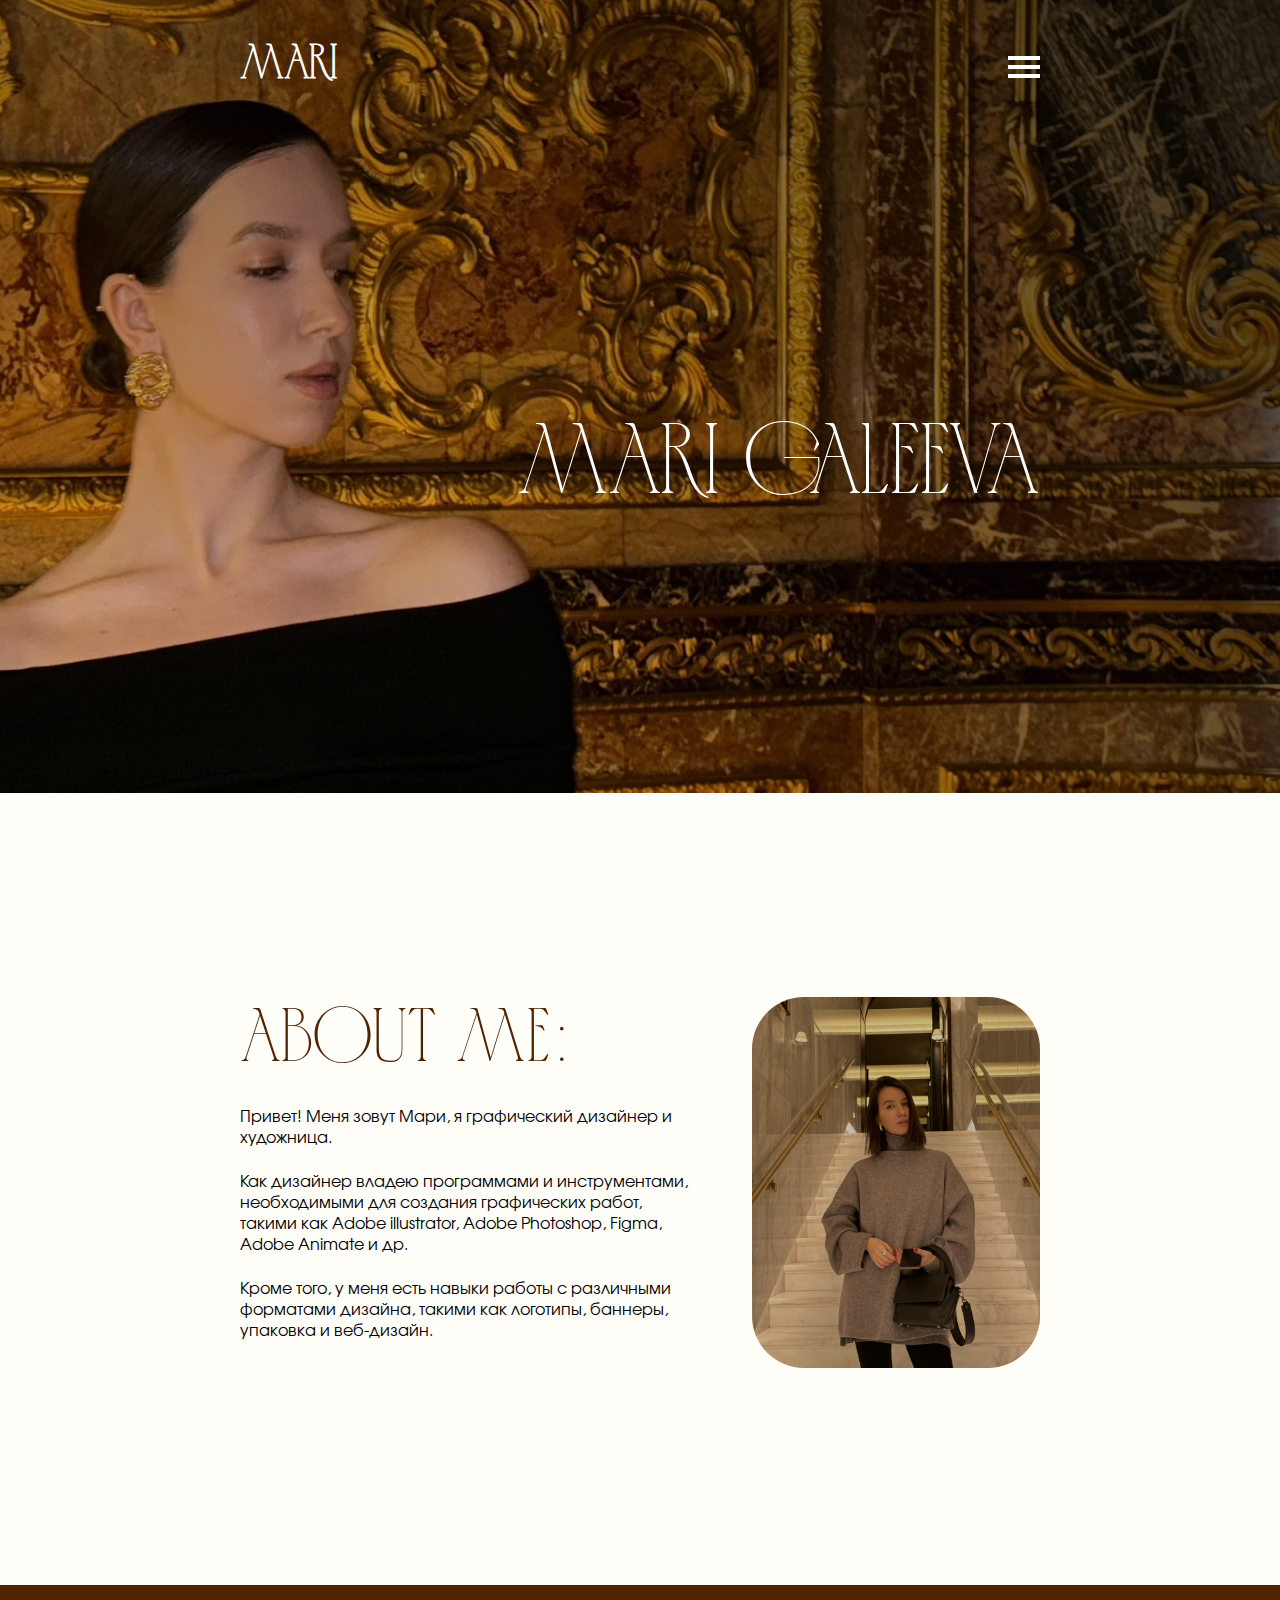
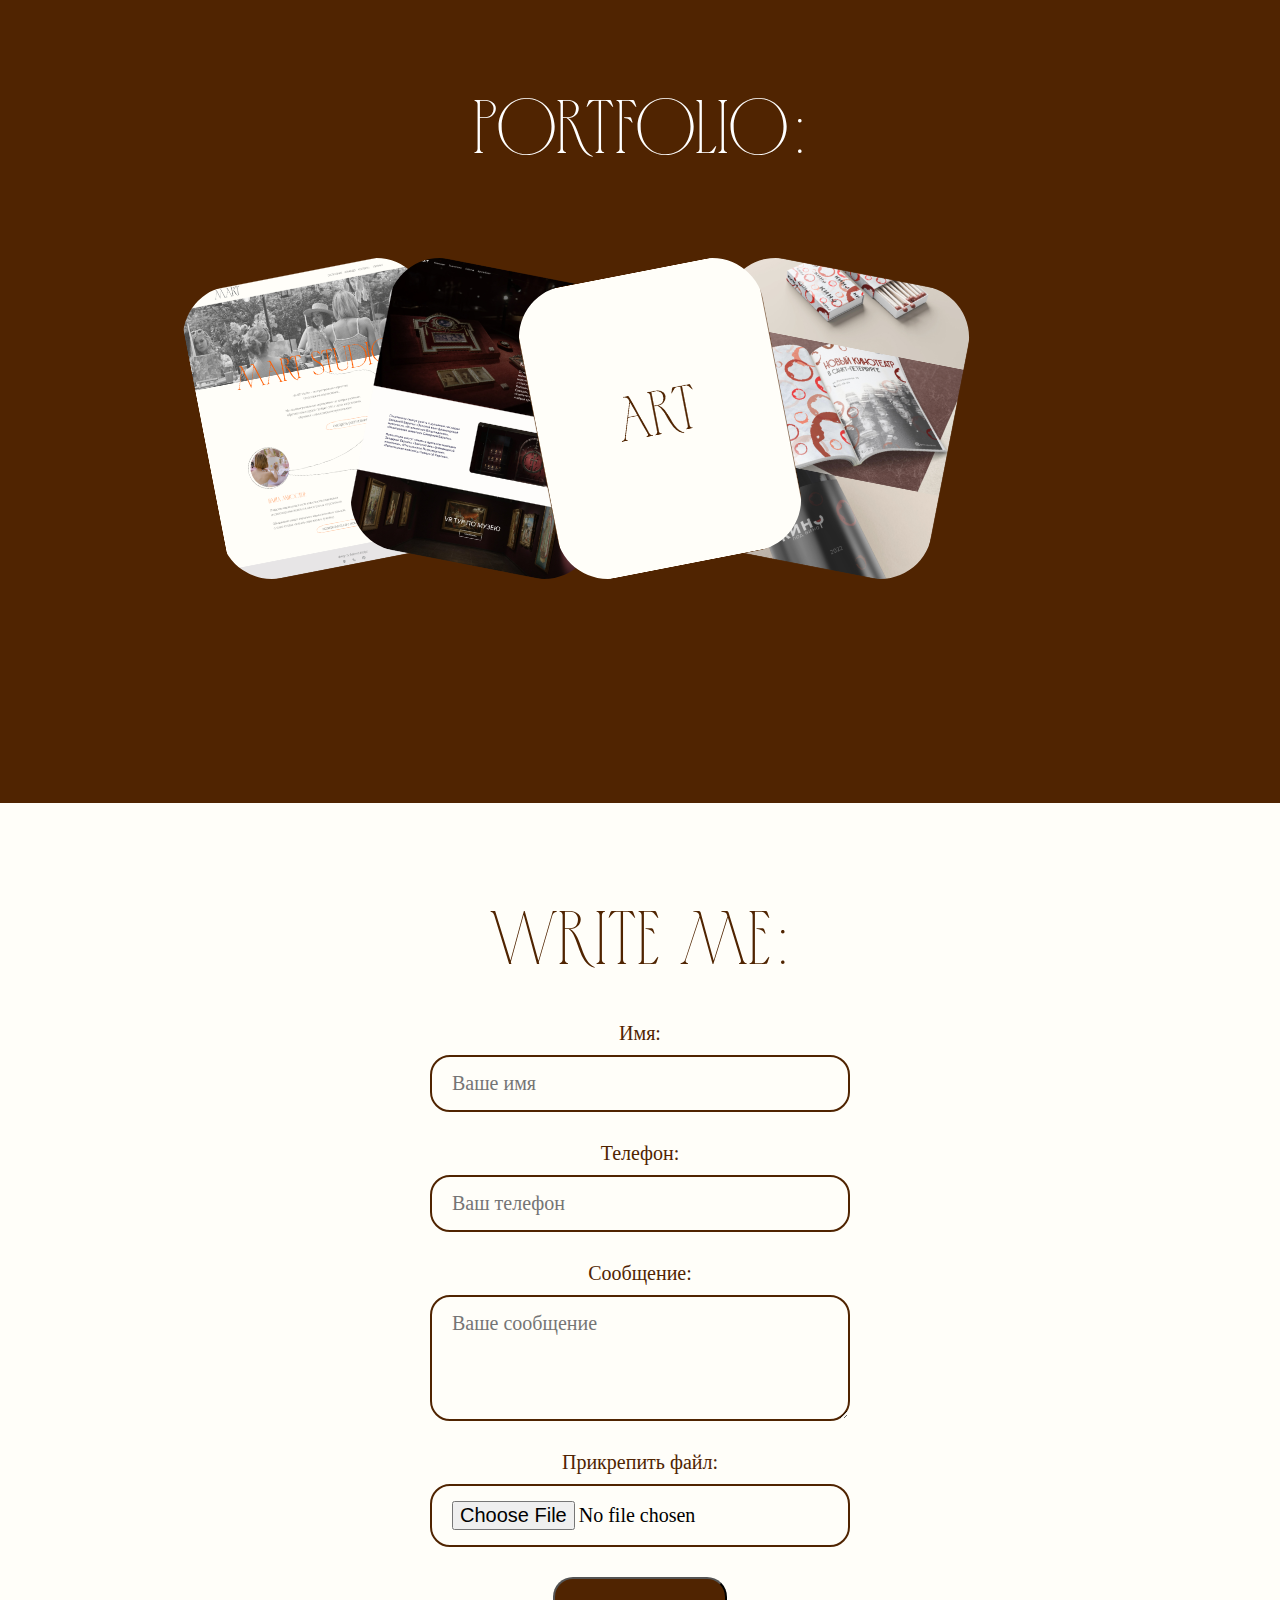
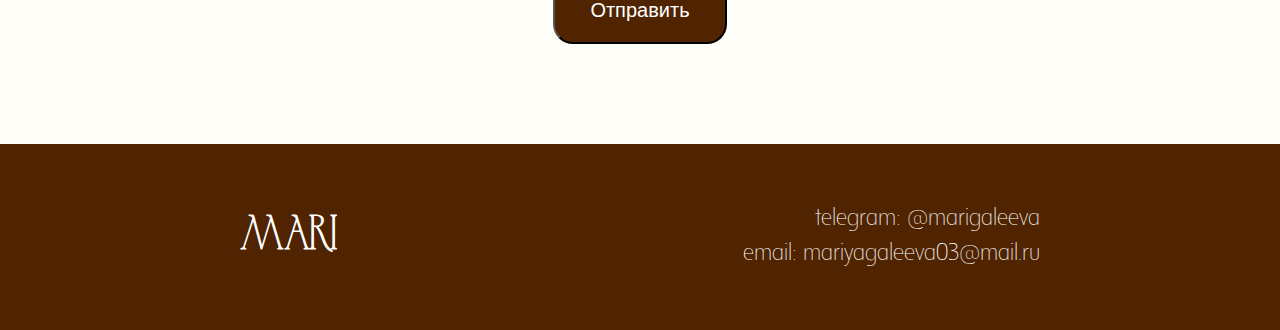
<file: index.html>
<!DOCTYPE html>
<html lang="en">

<head>
    <meta charset="UTF-8">
    <meta name="viewport" content="width=device-width, initial-scale=1.0">
    <title>Mari Galeeva</title>
    <link rel="stylesheet" href="css/style.css">
</head>

<body>
    <section class="main">
        <div class="container">
            <header>
                <a class="logo" href="index.html">MARI</a>
                <div class="menu-btn">
                    <span class="bar"></span>
                    <span class="bar"></span>
                    <span class="bar"></span>
                </div>
                <div class="menu">
                    <a href="work_1.html" class="menu_item">1 практическая работа</a>
                    <a href="work_2.html" class="menu_item">2 практическая работа</a>
                    <a href="work_3.html" class="menu_item">3 практическая работа</a>
                    <a href="work_4.html" class="menu_item">4 практическая работа</a>
                    <a href="work_5.html" class="menu_item">5 практическая работа</a>
                    <a href="#" class="menu_item">6 практическая работа</a>
                    <a href="#" class="menu_item">7 практическая работа</a>
                    <a href="#" class="menu_item">8 практическая работа</a>
                </div>
            </header>
            <h1 class="main_title">MARI GALEEVA</h1>
        </div>
    </section>

    <section class="about">
        <div class="container">
            <div class="about_wrap">
                <div class="about_text">
                    <h2 class="title">About me:</h2>
                    <p class="about_descr">
                        Привет! Меня зовут Мари, я графический дизайнер и художница.
                    </p>
                    <p class="about_descr">
                        Как дизайнер владею программами и инструментами, необходимыми для создания графических работ,
                        такими
                        как Adobe illustrator, Adobe Photoshop, Figma, Adobe Animate и др.
                    </p>
                    <p class="about_descr">
                        Кроме того, у меня есть навыки работы с различными форматами дизайна, такими как логотипы,
                        баннеры, упаковка и веб-дизайн.
                    </p>
                </div>
                <img src="image/about.png" alt="" class="about_img">
            </div>
        </div>
    </section>

    <section class="portfolio">
        <div class="container">
            <h2 class="title title_white">Portfolio:</h2>
            <div class="portfolio_wrapper">
                <img src="image/portfolio_1.png" alt="" class="portfolio_item portfolio_1">
                <img src="image/portfolio_2.png" alt="" class="portfolio_item portfolio_2">
                <img src="image/portfolio_3.png" alt="" class="portfolio_item portfolio_3">
                <img src="image/portfolio_4.png" alt="" class="portfolio_item portfolio_4">
            </div>
        </div>
    </section>

    <section class="callback">
        <div class="container">
            <h2 class="title">Write Me:</h2>
            <div class="info" id="information"></div>

            <form id="send-message-telegram" enctype="multipart/form-data">
                <div class="callback_line">
                    <label for="name">Имя:</label>
                    <input type="text" placeholder="Ваше имя" id="name" name="name" required />
                </div>

                <div class="callback_line">
                    <label for="phone">Телефон:</label>
                    <input type="tel" placeholder="Ваш телефон" id="phone" name="phone" required />
                </div>
                <div class="callback_line">
                    <label for="message">Сообщение:</label>
                    <textarea id="message" placeholder="Ваше сообщение" name="message" rows="4" required></textarea>
                </div>
                <div class="callback_line">
                    <label for="file">Прикрепить файл:</label>
                    <input type="file" id="file" name="file" />
                </div>
                <button class="button" type="submit">Отправить</button>
            </form>
        </div>
    </section>

    <footer>
        <div class="container">
            <div class="footer_wrapper">
                <div class="logo">MARI</div>
                <div class="contacts">
                    <a href="https://t.me/marigaleeva">telegram: @marigaleeva</a>
                    <a href="mailto:mariyagaleeva03@mail.ru">email: mariyagaleeva03@mail.ru</a>
                </div>
            </div>
        </div>
    </footer>

    <script src="script/script.js"></script>
</body>

</html>
</file>
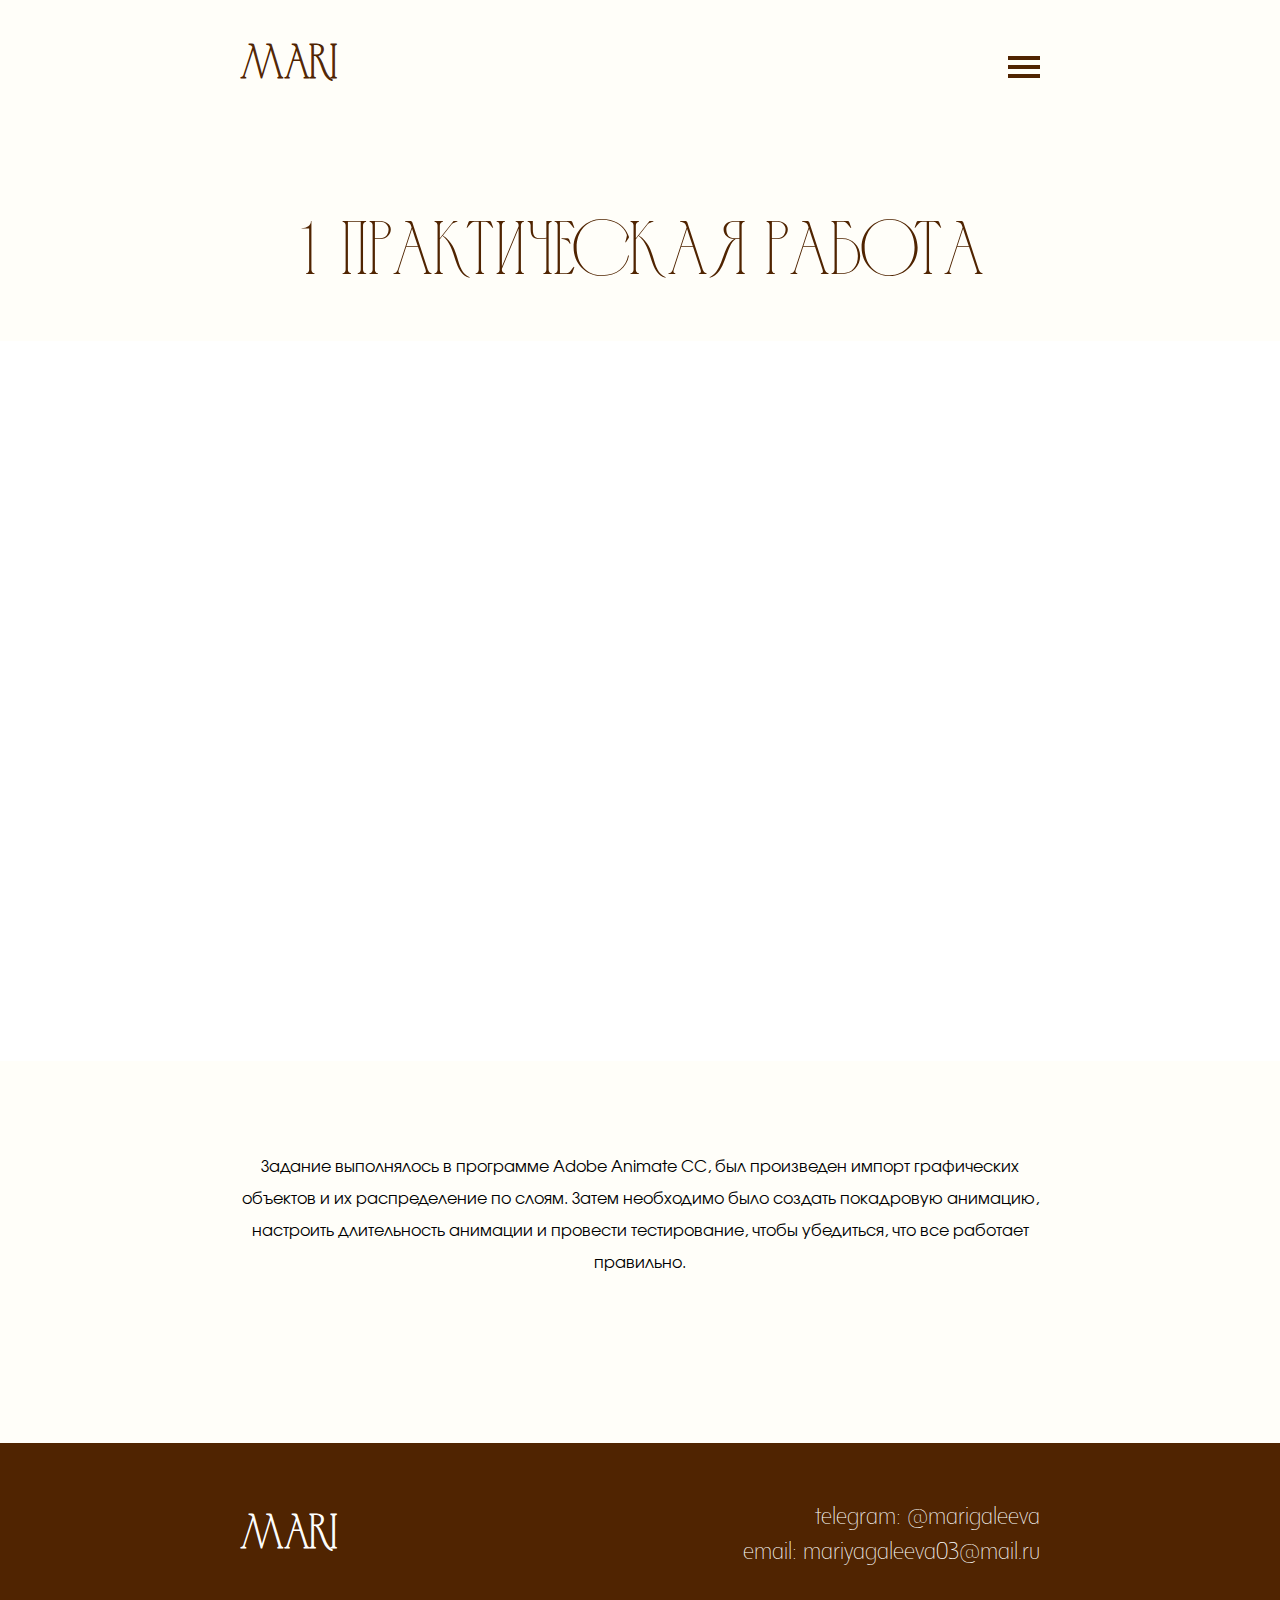
<file: work_1.html>
<!DOCTYPE html>
<html lang="en">
<head>
    <meta charset="UTF-8">
    <meta name="viewport" content="width=device-width, initial-scale=1.0">
    <!-- <meta name="authoring-tool" content="Adobe_Animate_CC"> -->
    <title>1 практическая работа</title>
    <link rel="stylesheet" href="css/style.css">
    <script src="https://code.createjs.com/1.0.0/createjs.min.js"></script>
    <script src="1 задание.js"></script>
    <script>
        var canvas, stage, exportRoot, anim_container, dom_overlay_container, fnStartAnimation;
        function init() {
            canvas = document.getElementById("canvas");
            anim_container = document.getElementById("animation_container");
            dom_overlay_container = document.getElementById("dom_overlay_container");
            var comp=AdobeAn.getComposition("D3B60A4319CA46459C2A2A0C60B975A2");
            var lib=comp.getLibrary();
            var loader = new createjs.LoadQueue(false);
            loader.addEventListener("fileload", function(evt){handleFileLoad(evt,comp)});
            loader.addEventListener("complete", function(evt){handleComplete(evt,comp)});
            var lib=comp.getLibrary();
            loader.loadManifest(lib.properties.manifest);
        }
        function handleFileLoad(evt, comp) {
            var images=comp.getImages();	
            if (evt && (evt.item.type == "image")) { images[evt.item.id] = evt.result; }	
        }
        function handleComplete(evt,comp) {
            //This function is always called, irrespective of the content. You can use the variable "stage" after it is created in token create_stage.
            var lib=comp.getLibrary();
            var ss=comp.getSpriteSheet();
            var queue = evt.target;
            var ssMetadata = lib.ssMetadata;
            for(i=0; i<ssMetadata.length; i++) {
                ss[ssMetadata[i].name] = new createjs.SpriteSheet( {"images": [queue.getResult(ssMetadata[i].name)], "frames": ssMetadata[i].frames} )
            }
            exportRoot = new lib._1задание();
            stage = new lib.Stage(canvas);	
            //Registers the "tick" event listener.
            fnStartAnimation = function() {
                stage.addChild(exportRoot);
                createjs.Ticker.framerate = lib.properties.fps;
                createjs.Ticker.addEventListener("tick", stage);
            }	    
            //Code to support hidpi screens and responsive scaling.
            AdobeAn.makeResponsive(true,'both',false,1,[canvas,anim_container,dom_overlay_container]);	
            AdobeAn.compositionLoaded(lib.properties.id);
            fnStartAnimation();
        }
        </script>
</head>
<body onload="init();">
    <header>
        <div class="container">
            <a class="logo brown_logo" href="index.html">MARI</a>
            <div class="menu-btn">
                <span class="bar bar_brown"></span>
                <span class="bar bar_brown"></span>
                <span class="bar bar_brown"></span>
            </div>
            <div class="menu">
                <a href="work_1.html" class="menu_item">1 практическая работа</a>
                <a href="work_2.html" class="menu_item">2 практическая работа</a>
                <a href="work_3.html" class="menu_item">3 практическая работа</a>
                <a href="work_4.html" class="menu_item">4 практическая работа</a>
                <a href="work_5.html" class="menu_item">5 практическая работа</a>
                <a href="#" class="menu_item">6 практическая работа</a>
                <a href="#" class="menu_item">7 практическая работа</a>
                <a href="#" class="menu_item">8 практическая работа</a>
            </div>          
        </div>
    </header>

    <section class="work_content">
        <div class="container">
            <h1 class="work_title">1 ПРАКТИЧЕСКАЯ РАБОТА</h1>
            </div>
            <div id="animation_container" style="background-color:rgba(255, 255, 255, 1.00); width:1280px; height:720px">
                <canvas id="canvas" width="1280" height="720" style="position: absolute; display: block; background-color:rgba(255, 255, 255, 1.00);"></canvas>
                <div id="dom_overlay_container" style="pointer-events:none; overflow:hidden; width:1280px; height:720px; position: absolute; left: 0px; top: 0px; display: block;">
                </div>
            </div>
            <div class="container">
            <p class="work_descr">
                Задание выполнялось в программе Adobe Animate CC, был произведен импорт графических объектов и их распределение по слоям. 
            Затем необходимо было создать покадровую анимацию, 
            настроить длительность анимации и провести тестирование, 
            чтобы убедиться,  что все работает правильно.
            </p>
        </div>
    </section>

    <footer class="work_footer">
        <div class="container">
            <div class="footer_wrapper">
                <div class="logo">MARI</div>
                <div class="contacts">
                    <a href="https://t.me/marigaleeva" class="white">telegram: @marigaleeva</a>
                    <a href="mailto:mariyagaleeva03@mail.ru" class="white">email: mariyagaleeva03@mail.ru</a>
                </div>                
            </div>
        </div>
    </footer>

    <script src="script/script.js"></script>
</body>
</html>
</file>
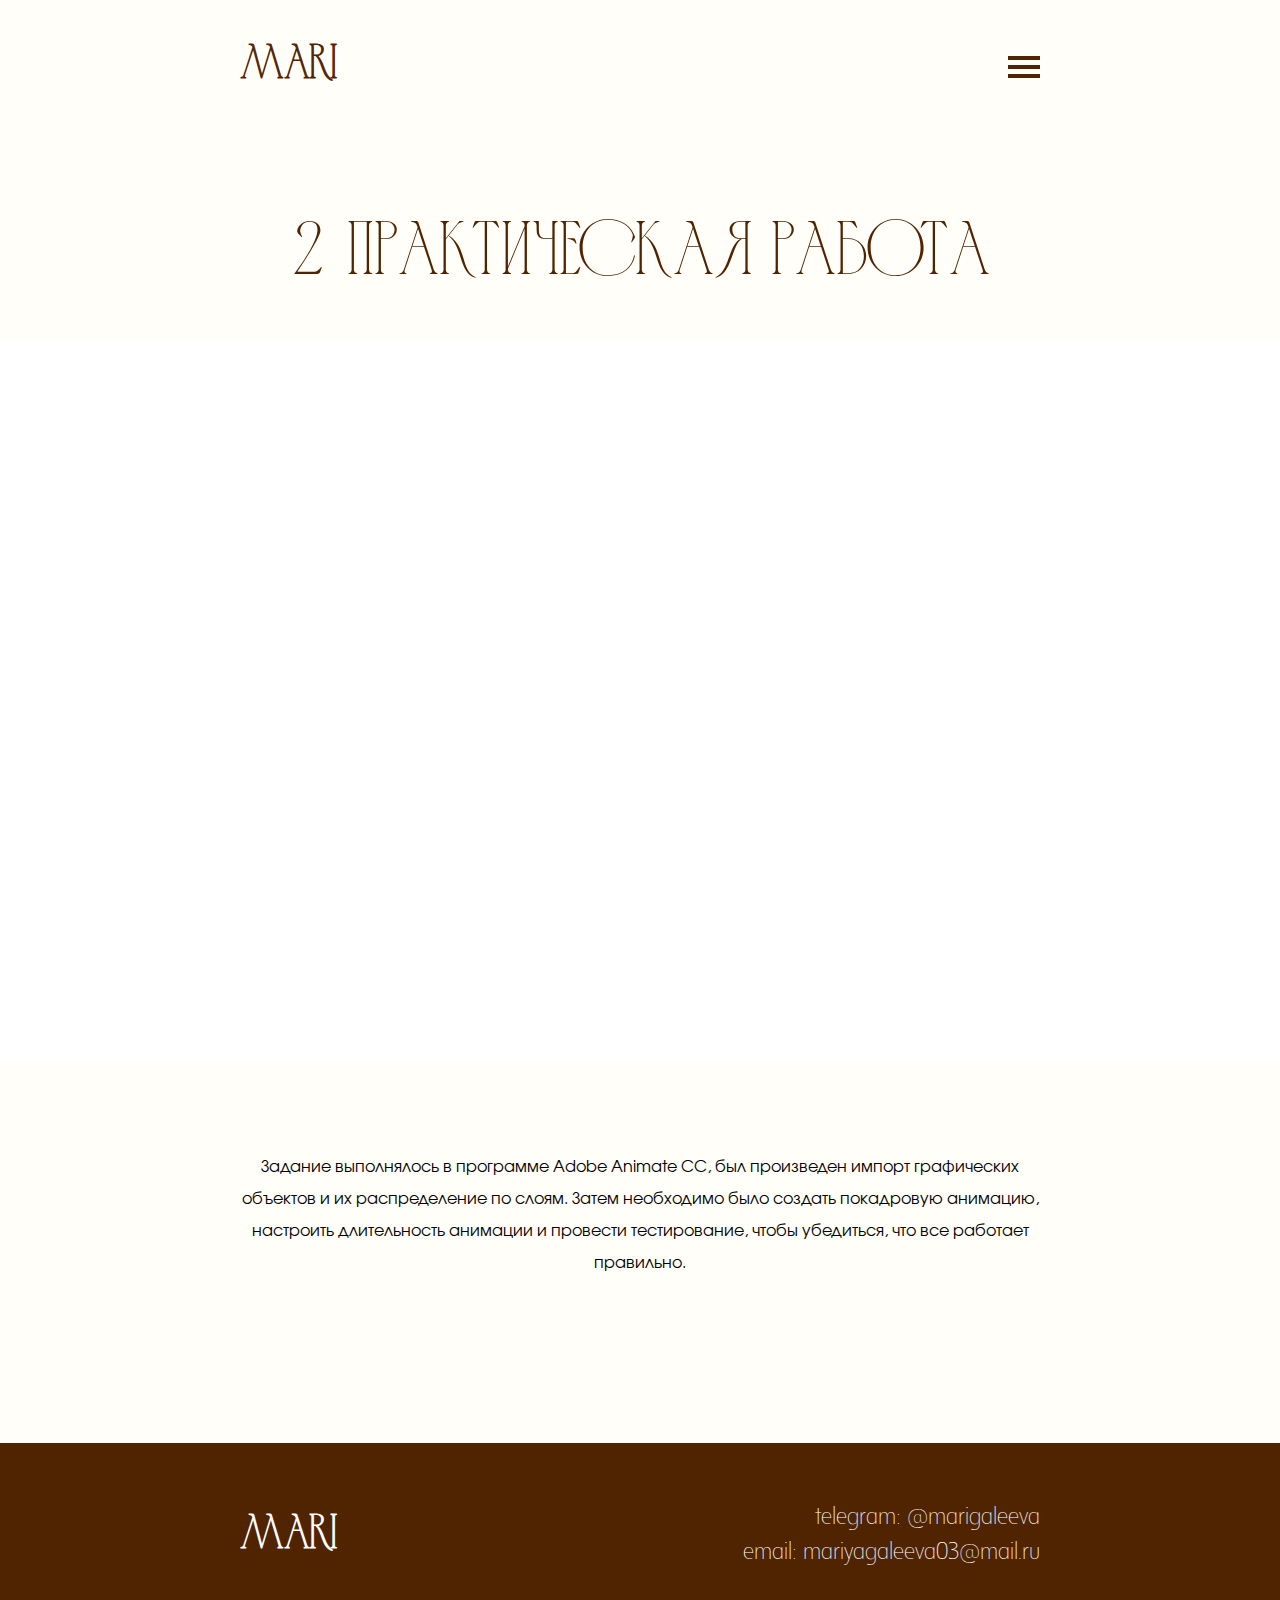
<file: work_2.html>
<!DOCTYPE html>
<html lang="en">
<head>
    <meta charset="UTF-8">
    <!-- <meta name="viewport" content="width=device-width, initial-scale=1.0"> -->
    <meta name="authoring-tool" content="Adobe_Animate_CC">
    <title>2 практическая работа</title>
    <link rel="stylesheet" href="css/style.css">
    <script src="https://code.createjs.com/1.0.0/createjs.min.js"></script>
<script src="2 задание.js"></script>
<script>
var canvas, stage, exportRoot, anim_container, dom_overlay_container, fnStartAnimation;
function init() {
	canvas = document.getElementById("canvas");
	anim_container = document.getElementById("animation_container");
	dom_overlay_container = document.getElementById("dom_overlay_container");
	var comp=AdobeAn.getComposition("EE3B544C2450644FAAA4CBE614EB4AB0");
	var lib=comp.getLibrary();
	createjs.MotionGuidePlugin.install();
	var loader = new createjs.LoadQueue(false);
	loader.addEventListener("fileload", function(evt){handleFileLoad(evt,comp)});
	loader.addEventListener("complete", function(evt){handleComplete(evt,comp)});
	var lib=comp.getLibrary();
	loader.loadManifest(lib.properties.manifest);
}
function handleFileLoad(evt, comp) {
	var images=comp.getImages();	
	if (evt && (evt.item.type == "image")) { images[evt.item.id] = evt.result; }	
}
function handleComplete(evt,comp) {
	//This function is always called, irrespective of the content. You can use the variable "stage" after it is created in token create_stage.
	var lib=comp.getLibrary();
	var ss=comp.getSpriteSheet();
	var queue = evt.target;
	var ssMetadata = lib.ssMetadata;
	for(i=0; i<ssMetadata.length; i++) {
		ss[ssMetadata[i].name] = new createjs.SpriteSheet( {"images": [queue.getResult(ssMetadata[i].name)], "frames": ssMetadata[i].frames} )
	}
	exportRoot = new lib._2задание();
	stage = new lib.Stage(canvas);	
	//Registers the "tick" event listener.
	fnStartAnimation = function() {
		stage.addChild(exportRoot);
		createjs.Ticker.framerate = lib.properties.fps;
		createjs.Ticker.addEventListener("tick", stage);
	}	    
	//Code to support hidpi screens and responsive scaling.
	AdobeAn.makeResponsive(false,'both',false,1,[canvas,anim_container,dom_overlay_container]);	
	AdobeAn.compositionLoaded(lib.properties.id);
	fnStartAnimation();
}
</script>
</head>
<body onload="init();">
    <header>
        <div class="container">
            <a class="logo brown_logo" href="index.html">MARI</a>
            <div class="menu-btn">
                <span class="bar bar_brown"></span>
                <span class="bar bar_brown"></span>
                <span class="bar bar_brown"></span>
            </div>
            <div class="menu">
                <a href="work_1.html" class="menu_item">1 практическая работа</a>
                <a href="work_2.html" class="menu_item">2 практическая работа</a>
                <a href="work_3.html" class="menu_item">3 практическая работа</a>
                <a href="work_4.html" class="menu_item">4 практическая работа</a>
                <a href="work_5.html" class="menu_item">5 практическая работа</a>
                <a href="#" class="menu_item">6 практическая работа</a>
                <a href="#" class="menu_item">7 практическая работа</a>
                <a href="#" class="menu_item">8 практическая работа</a>
            </div>          
        </div>
    </header>

    <section class="work_content">
        <div class="container">
            <h1 class="work_title">2 ПРАКТИЧЕСКАЯ РАБОТА</h1>
            </div>
            <div id="animation_container" style="background-color:rgba(255, 255, 255, 1.00); width:1280px; height:720px">
                <canvas id="canvas" width="1280" height="720" style="position: absolute; display: block; background-color:rgba(255, 255, 255, 1.00);"></canvas>
                <div id="dom_overlay_container" style="pointer-events:none; overflow:hidden; width:1280px; height:720px; position: absolute; left: 0px; top: 0px; display: block;">
                </div>
            </div>
            <div class="container">
            <p class="work_descr">
                Задание выполнялось в программе Adobe Animate CC, был произведен импорт графических объектов и их распределение по слоям. 
            Затем необходимо было создать покадровую анимацию, 
            настроить длительность анимации и провести тестирование, 
            чтобы убедиться,  что все работает правильно.
            </p>
        </div>
    </section>

    <footer class="work_footer">
        <div class="container">
            <div class="footer_wrapper">
                <div class="logo">MARI</div>
                <div class="contacts">
                    <a href="https://t.me/marigaleeva" class="white">telegram: @marigaleeva</a>
                    <a href="mailto:mariyagaleeva03@mail.ru" class="white">email: mariyagaleeva03@mail.ru</a>
                </div>                
            </div>
        </div>
    </footer>

    <script src="script/script.js"></script>
</body>
</html>
</file>
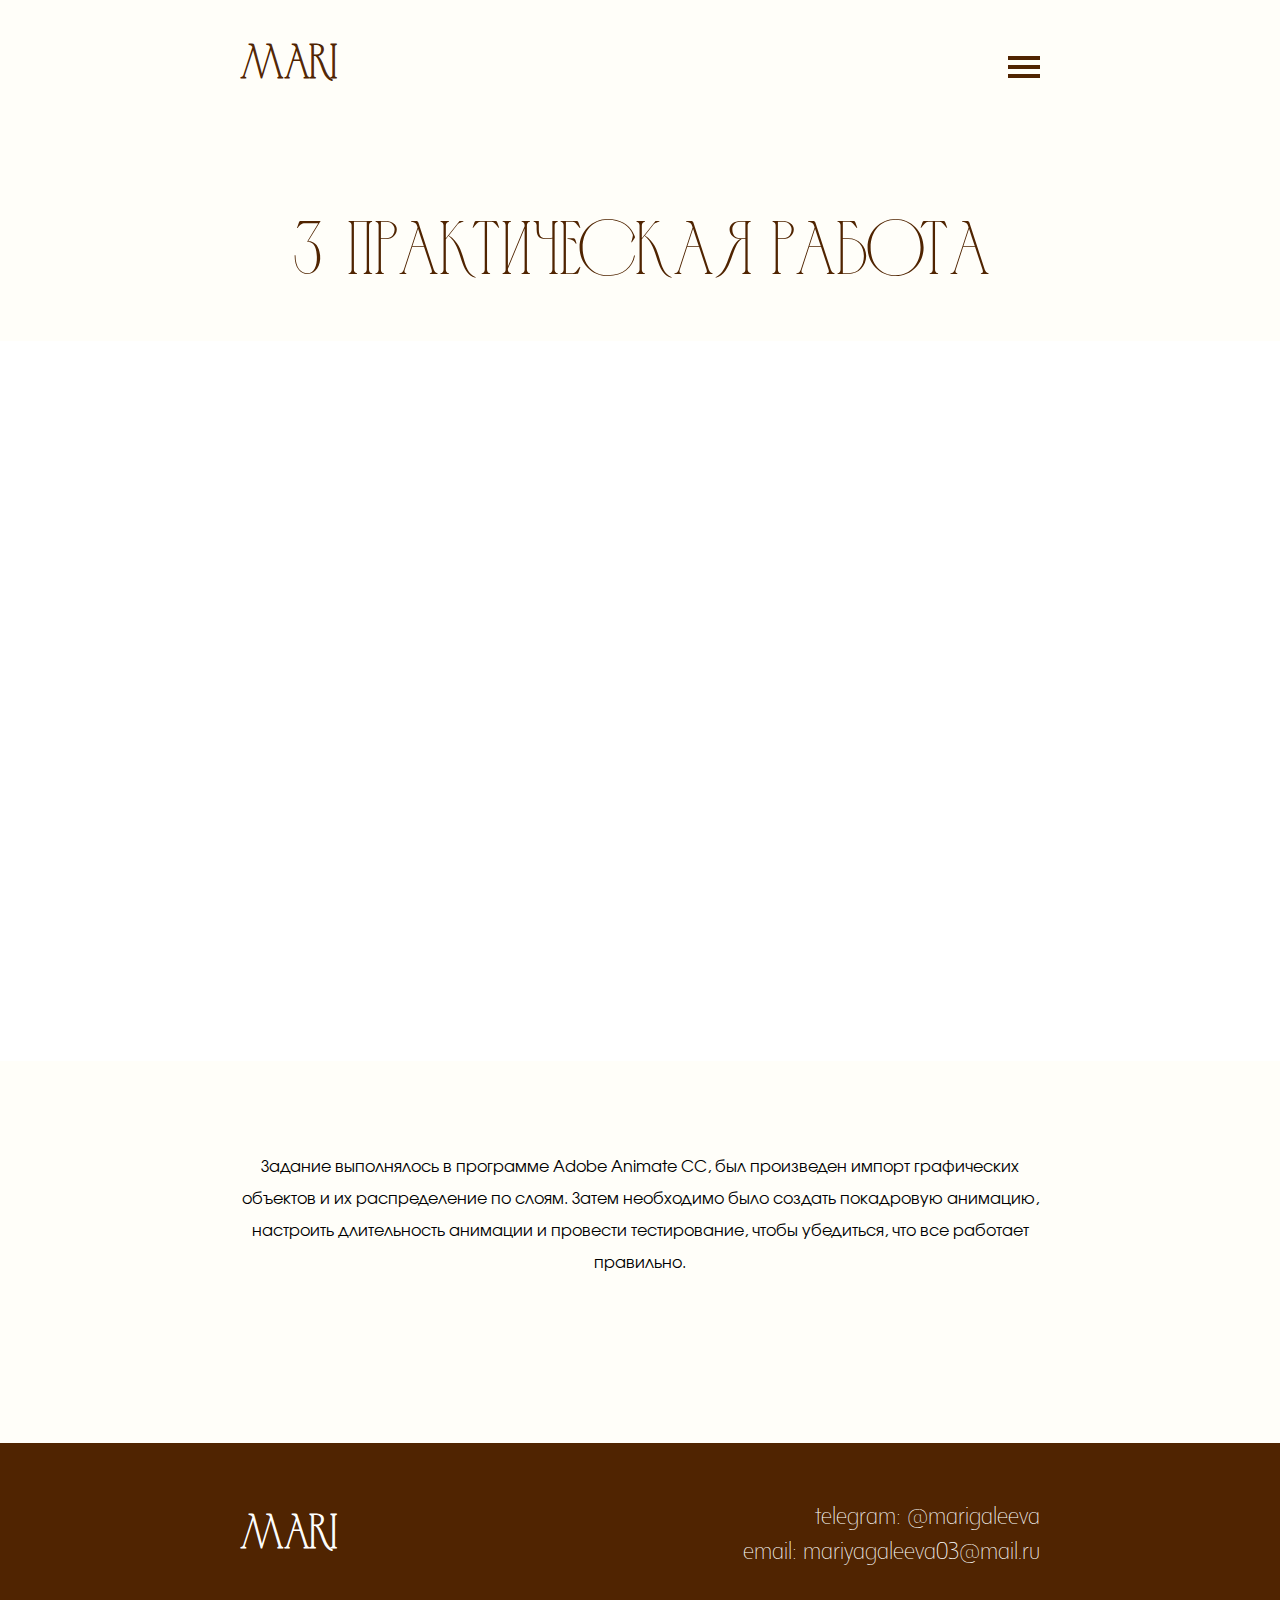
<file: work_3.html>
<!DOCTYPE html>
<html lang="en">
<head>
    <meta charset="UTF-8">
    <!-- <meta name="viewport" content="width=device-width, initial-scale=1.0"> -->
    <meta name="authoring-tool" content="Adobe_Animate_CC">
    <title>3 практическая работа</title>
    <link rel="stylesheet" href="css/style.css">
    <script src="https://code.createjs.com/1.0.0/createjs.min.js"></script>
<script src="3 задание.js"></script>
<script>
var canvas, stage, exportRoot, anim_container, dom_overlay_container, fnStartAnimation;
function init() {
	canvas = document.getElementById("canvas");
	anim_container = document.getElementById("animation_container");
	dom_overlay_container = document.getElementById("dom_overlay_container");
	var comp=AdobeAn.getComposition("6860C3E1F6C236428837EB53E5F954B2");
	var lib=comp.getLibrary();
	var loader = new createjs.LoadQueue(false);
	loader.addEventListener("fileload", function(evt){handleFileLoad(evt,comp)});
	loader.addEventListener("complete", function(evt){handleComplete(evt,comp)});
	var lib=comp.getLibrary();
	loader.loadManifest(lib.properties.manifest);
}
function handleFileLoad(evt, comp) {
	var images=comp.getImages();	
	if (evt && (evt.item.type == "image")) { images[evt.item.id] = evt.result; }	
}
function handleComplete(evt,comp) {
	//This function is always called, irrespective of the content. You can use the variable "stage" after it is created in token create_stage.
	var lib=comp.getLibrary();
	var ss=comp.getSpriteSheet();
	var queue = evt.target;
	var ssMetadata = lib.ssMetadata;
	for(i=0; i<ssMetadata.length; i++) {
		ss[ssMetadata[i].name] = new createjs.SpriteSheet( {"images": [queue.getResult(ssMetadata[i].name)], "frames": ssMetadata[i].frames} )
	}
	exportRoot = new lib._3задание();
	stage = new lib.Stage(canvas);	
	//Registers the "tick" event listener.
	fnStartAnimation = function() {
		stage.addChild(exportRoot);
		createjs.Ticker.framerate = lib.properties.fps;
		createjs.Ticker.addEventListener("tick", stage);
	}	    
	//Code to support hidpi screens and responsive scaling.
	AdobeAn.makeResponsive(true,'both',false,1,[canvas,anim_container,dom_overlay_container]);	
	AdobeAn.compositionLoaded(lib.properties.id);
	fnStartAnimation();
}
</script>
</head>
<body onload="init();">
    <header>
        <div class="container">
            <a class="logo brown_logo" href="index.html">MARI</a>
            <div class="menu-btn">
                <span class="bar bar_brown"></span>
                <span class="bar bar_brown"></span>
                <span class="bar bar_brown"></span>
            </div>
            <div class="menu">
                <a href="work_1.html" class="menu_item">1 практическая работа</a>
                <a href="work_2.html" class="menu_item">2 практическая работа</a>
                <a href="work_3.html" class="menu_item">3 практическая работа</a>
                <a href="work_4.html" class="menu_item">4 практическая работа</a>
                <a href="work_5.html" class="menu_item">5 практическая работа</a>
                <a href="#" class="menu_item">6 практическая работа</a>
                <a href="#" class="menu_item">7 практическая работа</a>
                <a href="#" class="menu_item">8 практическая работа</a>
            </div>          
        </div>
    </header>

    <section class="work_content">
        <div class="container">
            <h1 class="work_title">3 ПРАКТИЧЕСКАЯ РАБОТА</h1>
        </div>
        <div id="animation_container" style="background-color:rgba(255, 255, 255, 1.00); width:1280px; height:720px">
            <canvas id="canvas" width="1280" height="720" style="position: absolute; display: block; background-color:rgba(255, 255, 255, 1.00);"></canvas>
            <div id="dom_overlay_container" style="pointer-events:none; overflow:hidden; width:1280px; height:720px; position: absolute; left: 0px; top: 0px; display: block;">
            </div>
        </div>
        <div class="container">
            <p class="work_descr">
                Задание выполнялось в программе Adobe Animate CC, был произведен импорт графических объектов и их распределение по слоям. 
                Затем необходимо было создать покадровую анимацию, 
                настроить длительность анимации и провести тестирование, 
                чтобы убедиться,  что все работает правильно.
            </p>
        </div>
    </section>

    <footer class="work_footer">
        <div class="container">
            <div class="footer_wrapper">
                <div class="logo">MARI</div>
                <div class="contacts">
                    <a href="https://t.me/marigaleeva" class="white">telegram: @marigaleeva</a>
                    <a href="mailto:mariyagaleeva03@mail.ru" class="white">email: mariyagaleeva03@mail.ru</a>
                </div>                
            </div>
        </div>
    </footer>

    <script src="script/script.js"></script>
</body>
</html>
</file>
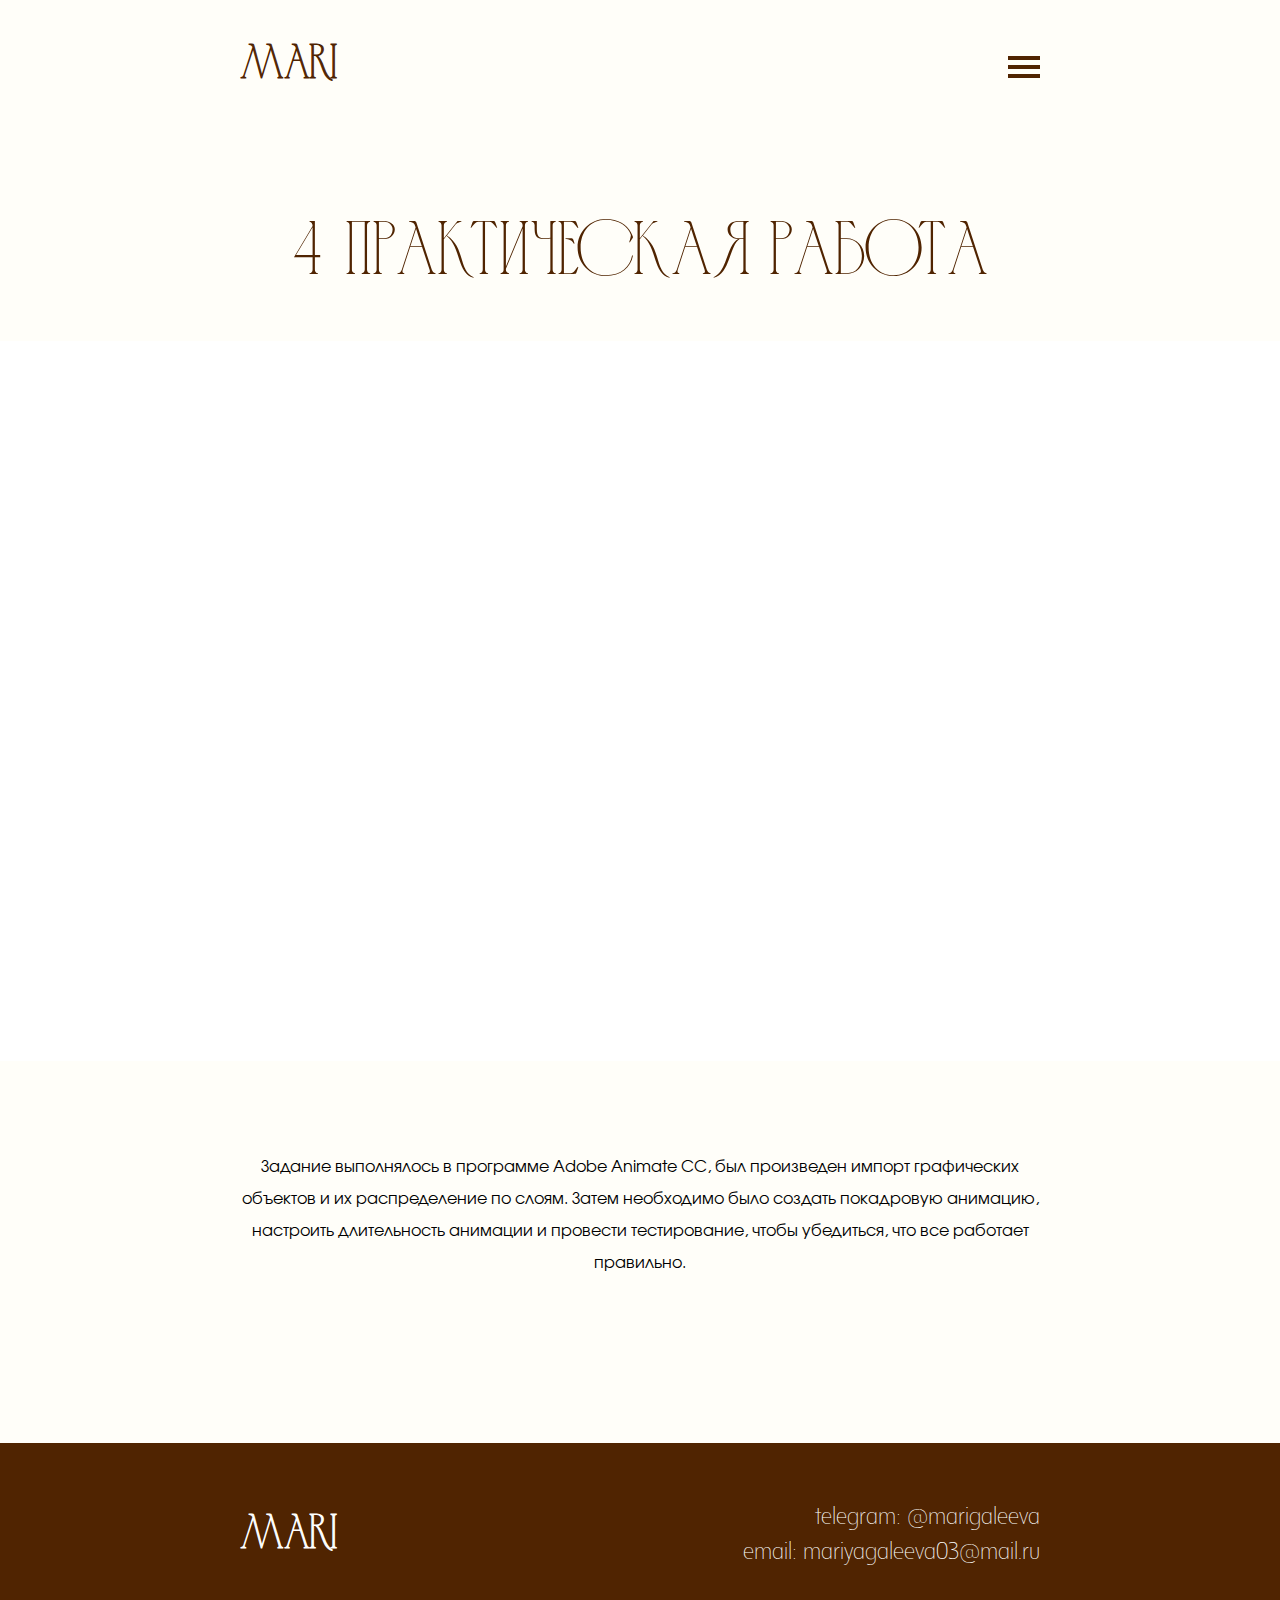
<file: work_4.html>
<!DOCTYPE html>
<html lang="en">
<head>
    <meta charset="UTF-8">
    <!-- <meta name="viewport" content="width=device-width, initial-scale=1.0"> -->
    <meta name="authoring-tool" content="Adobe_Animate_CC">
    <title>4 практическая работа</title>
    <link rel="stylesheet" href="css/style.css">
    <script src="https://code.createjs.com/1.0.0/createjs.min.js"></script>
<script src="задание 4.js"></script>
<script>
var canvas, stage, exportRoot, anim_container, dom_overlay_container, fnStartAnimation;
function init() {
	canvas = document.getElementById("canvas");
	anim_container = document.getElementById("animation_container");
	dom_overlay_container = document.getElementById("dom_overlay_container");
	var comp=AdobeAn.getComposition("39A93D94567F6E47A2E6D9DA0643786D");
	var lib=comp.getLibrary();
	createjs.MotionGuidePlugin.install();
	var loader = new createjs.LoadQueue(false);
	loader.addEventListener("fileload", function(evt){handleFileLoad(evt,comp)});
	loader.addEventListener("complete", function(evt){handleComplete(evt,comp)});
	var lib=comp.getLibrary();
	loader.loadManifest(lib.properties.manifest);
}
function handleFileLoad(evt, comp) {
	var images=comp.getImages();	
	if (evt && (evt.item.type == "image")) { images[evt.item.id] = evt.result; }	
}
function handleComplete(evt,comp) {
	//This function is always called, irrespective of the content. You can use the variable "stage" after it is created in token create_stage.
	var lib=comp.getLibrary();
	var ss=comp.getSpriteSheet();
	var queue = evt.target;
	var ssMetadata = lib.ssMetadata;
	for(i=0; i<ssMetadata.length; i++) {
		ss[ssMetadata[i].name] = new createjs.SpriteSheet( {"images": [queue.getResult(ssMetadata[i].name)], "frames": ssMetadata[i].frames} )
	}
	exportRoot = new lib.задание4();
	stage = new lib.Stage(canvas);	
	//Registers the "tick" event listener.
	fnStartAnimation = function() {
		stage.addChild(exportRoot);
		createjs.Ticker.framerate = lib.properties.fps;
		createjs.Ticker.addEventListener("tick", stage);
	}	    
	//Code to support hidpi screens and responsive scaling.
	AdobeAn.makeResponsive(true,'both',false,1,[canvas,anim_container,dom_overlay_container]);	
	AdobeAn.compositionLoaded(lib.properties.id);
	fnStartAnimation();
}
</script>
</head>
<body onload="init();">
    <header>
        <div class="container">
            <a class="logo brown_logo" href="index.html">MARI</a>
            <div class="menu-btn">
                <span class="bar bar_brown"></span>
                <span class="bar bar_brown"></span>
                <span class="bar bar_brown"></span>
            </div>
            <div class="menu">
                <a href="work_1.html" class="menu_item">1 практическая работа</a>
                <a href="work_2.html" class="menu_item">2 практическая работа</a>
                <a href="work_3.html" class="menu_item">3 практическая работа</a>
                <a href="work_4.html" class="menu_item">4 практическая работа</a>
                <a href="work_5.html" class="menu_item">5 практическая работа</a>
                <a href="#" class="menu_item">6 практическая работа</a>
                <a href="#" class="menu_item">7 практическая работа</a>
                <a href="#" class="menu_item">8 практическая работа</a>
            </div>          
        </div>
    </header>

    <section class="work_content">
        <div class="container">
            <h1 class="work_title">4 ПРАКТИЧЕСКАЯ РАБОТА</h1>
            </div>
            <div id="animation_container" style="background-color:rgba(255, 255, 255, 1.00); width:1280px; height:720px">
                <canvas id="canvas" width="1280" height="720" style="position: absolute; display: block; background-color:rgba(255, 255, 255, 1.00);"></canvas>
                <div id="dom_overlay_container" style="pointer-events:none; overflow:hidden; width:1280px; height:720px; position: absolute; left: 0px; top: 0px; display: block;">
                </div>
            </div>
            <div class="container">
            <p class="work_descr">
                Задание выполнялось в программе Adobe Animate CC, был произведен импорт графических объектов и их распределение по слоям. 
            Затем необходимо было создать покадровую анимацию, 
            настроить длительность анимации и провести тестирование, 
            чтобы убедиться,  что все работает правильно.
            </p>
        </div>
    </section>

    <footer class="work_footer">
        <div class="container">
            <div class="footer_wrapper">
                <div class="logo">MARI</div>
                <div class="contacts">
                    <a href="https://t.me/marigaleeva" class="white">telegram: @marigaleeva</a>
                    <a href="mailto:mariyagaleeva03@mail.ru" class="white">email: mariyagaleeva03@mail.ru</a>
                </div>                
            </div>
        </div>
    </footer>

    <script src="script/script.js"></script>
</body>
</html>
</file>
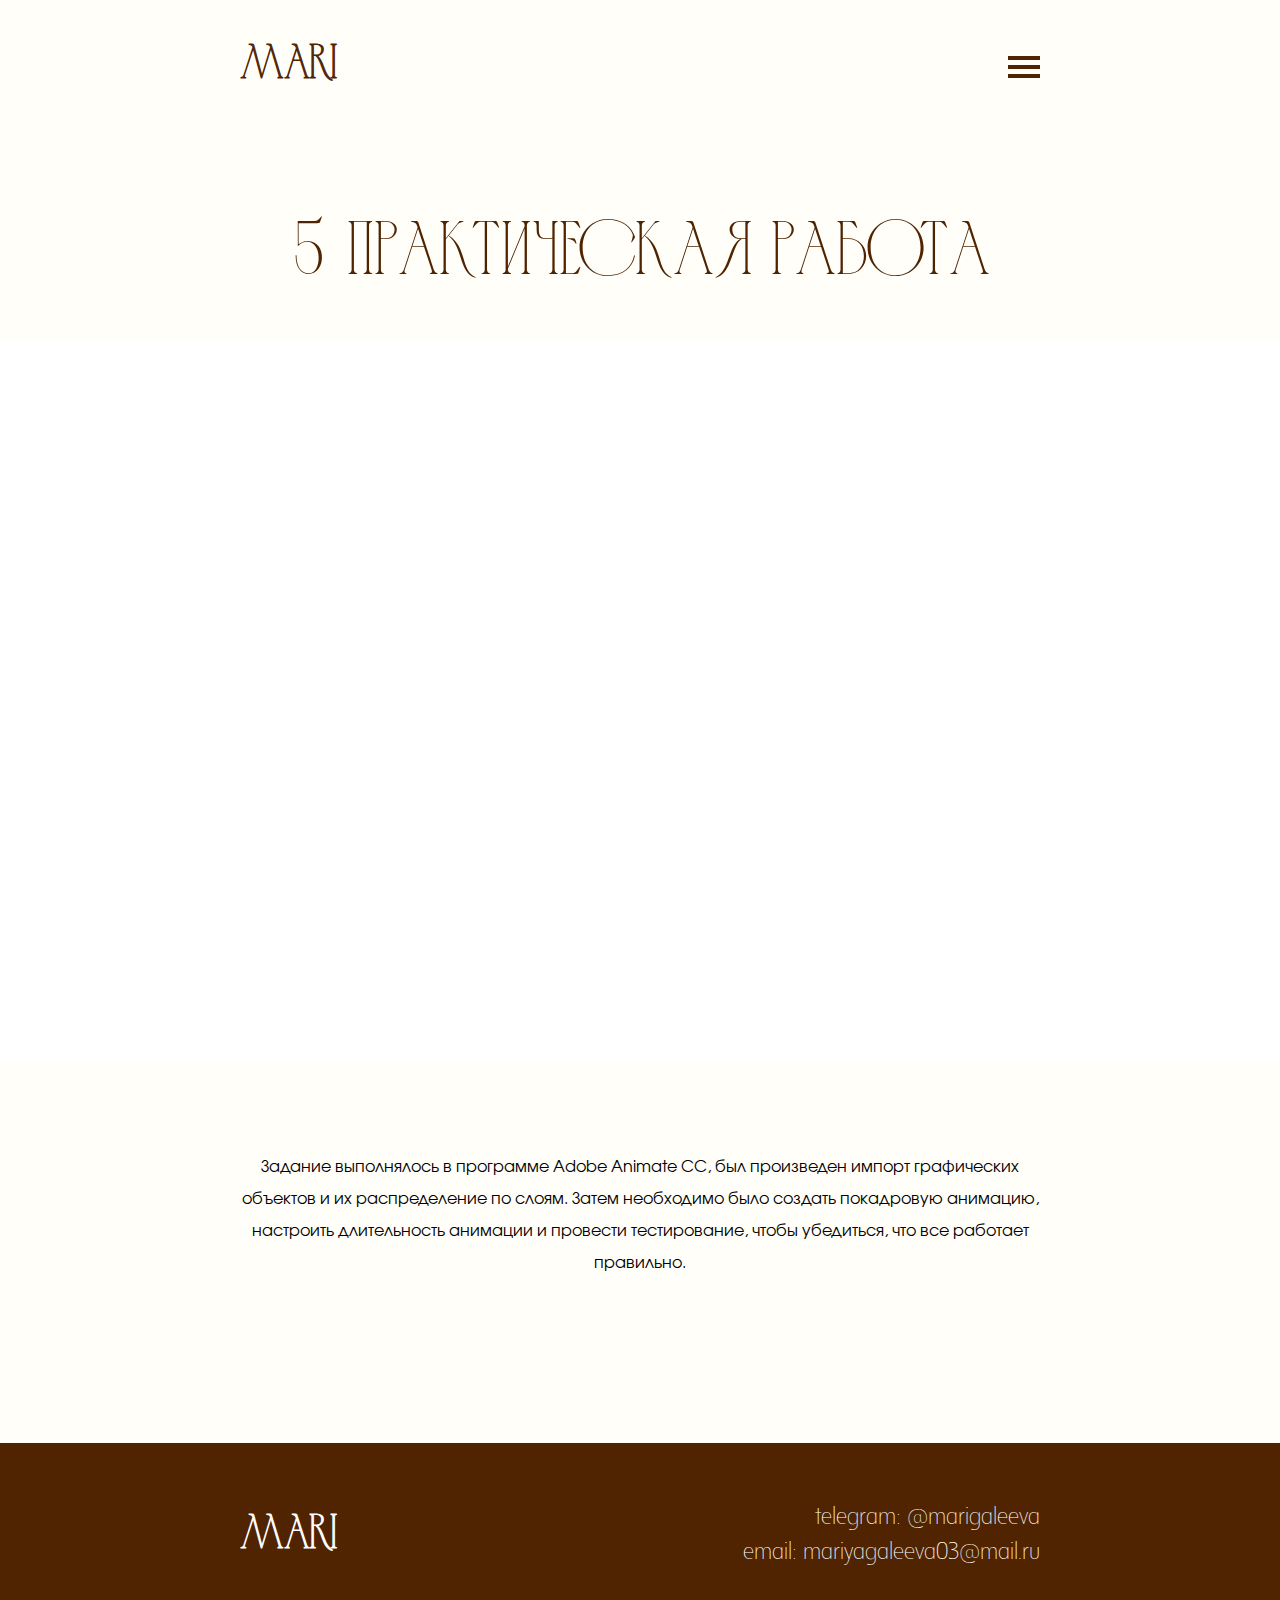
<file: work_5.html>
<!DOCTYPE html>
<html lang="en">
<head>
    <meta charset="UTF-8">
    <!-- <meta name="viewport" content="width=device-width, initial-scale=1.0"> -->
    <meta name="authoring-tool" content="Adobe_Animate_CC">
    <title>5 практическая работа</title>
    <link rel="stylesheet" href="css/style.css">
    <script src="https://code.createjs.com/1.0.0/createjs.min.js"></script>
<script src="задание 5.js"></script>
<script>
var canvas, stage, exportRoot, anim_container, dom_overlay_container, fnStartAnimation;
function init() {
	canvas = document.getElementById("canvas");
	anim_container = document.getElementById("animation_container");
	dom_overlay_container = document.getElementById("dom_overlay_container");
	var comp=AdobeAn.getComposition("3A564CCFCE966D4DB57A129547B29CFE");
	var lib=comp.getLibrary();
	var loader = new createjs.LoadQueue(false);
	loader.addEventListener("fileload", function(evt){handleFileLoad(evt,comp)});
	loader.addEventListener("complete", function(evt){handleComplete(evt,comp)});
	var lib=comp.getLibrary();
	loader.loadManifest(lib.properties.manifest);
}
function handleFileLoad(evt, comp) {
	var images=comp.getImages();	
	if (evt && (evt.item.type == "image")) { images[evt.item.id] = evt.result; }	
}
function handleComplete(evt,comp) {
	//This function is always called, irrespective of the content. You can use the variable "stage" after it is created in token create_stage.
	var lib=comp.getLibrary();
	var ss=comp.getSpriteSheet();
	var queue = evt.target;
	var ssMetadata = lib.ssMetadata;
	for(i=0; i<ssMetadata.length; i++) {
		ss[ssMetadata[i].name] = new createjs.SpriteSheet( {"images": [queue.getResult(ssMetadata[i].name)], "frames": ssMetadata[i].frames} )
	}
	exportRoot = new lib.задание5();
	stage = new lib.Stage(canvas);	
	//Registers the "tick" event listener.
	fnStartAnimation = function() {
		stage.addChild(exportRoot);
		createjs.Ticker.framerate = lib.properties.fps;
		createjs.Ticker.addEventListener("tick", stage);
	}	    
	//Code to support hidpi screens and responsive scaling.
	AdobeAn.makeResponsive(true,'both',false,1,[canvas,anim_container,dom_overlay_container]);	
	AdobeAn.compositionLoaded(lib.properties.id);
	fnStartAnimation();
}
</script>
</head>
<body onload="init();">
    <header>
        <div class="container">
            <a class="logo brown_logo" href="index.html">MARI</a>
            <div class="menu-btn">
                <span class="bar bar_brown"></span>
                <span class="bar bar_brown"></span>
                <span class="bar bar_brown"></span>
            </div>
            <div class="menu">
                <a href="work_1.html" class="menu_item">1 практическая работа</a>
                <a href="work_2.html" class="menu_item">2 практическая работа</a>
                <a href="work_3.html" class="menu_item">3 практическая работа</a>
                <a href="work_4.html" class="menu_item">4 практическая работа</a>
                <a href="work_5.html" class="menu_item">5 практическая работа</a>
                <a href="#" class="menu_item">6 практическая работа</a>
                <a href="#" class="menu_item">7 практическая работа</a>
                <a href="#" class="menu_item">8 практическая работа</a>
            </div>          
        </div>
    </header>

    <section class="work_content">
        <div class="container">
            <h1 class="work_title">5 ПРАКТИЧЕСКАЯ РАБОТА</h1>
            </div>
            <div id="animation_container" style="background-color:rgba(255, 255, 255, 1.00); width:1280px; height:720px">
                <canvas id="canvas" width="1280" height="720" style="position: absolute; display: block; background-color:rgba(255, 255, 255, 1.00);"></canvas>
                <div id="dom_overlay_container" style="pointer-events:none; overflow:hidden; width:1280px; height:720px; position: absolute; left: 0px; top: 0px; display: block;">
                </div>
            </div>
            <div class="container">
            <p class="work_descr">
                Задание выполнялось в программе Adobe Animate CC, был произведен импорт графических объектов и их распределение по слоям. 
            Затем необходимо было создать покадровую анимацию, 
            настроить длительность анимации и провести тестирование, 
            чтобы убедиться,  что все работает правильно.
            </p>
        </div>
    </section>

    <footer class="work_footer">
        <div class="container">
            <div class="footer_wrapper">
                <div class="logo">MARI</div>
                <div class="contacts">
                    <a href="https://t.me/marigaleeva" class="white">telegram: @marigaleeva</a>
                    <a href="mailto:mariyagaleeva03@mail.ru" class="white">email: mariyagaleeva03@mail.ru</a>
                </div>                
            </div>
        </div>
    </footer>

    <script src="script/script.js"></script>
</body>
</html>
</file>
<file: css/style.css>
@import url('https://fonts.googleapis.com/css2?family=Inter:wght@100..900&display=swap');
@font-face {
    font-family: 'Mirra Auriolic';
    src: url('../fonts/mirra.otf') format('opentype');
    font-weight: 400;
    font-style: normal;
}
@font-face {
    font-family: 'Departura';
    src: url('../fonts/Departura-ExtraLight.otf') format('opentype');
    font-weight: 200;
    font-style: normal;
}
@font-face {
    font-family: 'Evolventa';
    src: url('../fonts/Evolventa-Regular.otf') format('opentype');
    font-weight: 400;
    font-style: normal;
}
* {
    box-sizing: border-box;
    margin: 0;
    padding: 0;
}
a {
    text-decoration: none;
}
body {
    background-color: #FFFEF9;
    margin: 0;
    padding: 0;
    overflow-x: hidden;
}
.container {
    max-width: 1920px;
    width: 100%;
    padding: 0 240px;
    margin: 0 auto;
}

.main {
    background: url(../image/background.jpg) center center / cover no-repeat;
    height: 793px;
}
header {
    display: flex;
    justify-content: space-between;
    align-items: center;
    padding-top: 40px;
    position: relative;
}
.logo {
    color: #fff;
    font-family: "Mirra Auriolic";
    font-size: 48px;
    font-weight: 400;
    text-stroke: 1px #fff;
    -webkit-text-stroke: 1px #fff;
}
.menu {
    position: absolute;
    right: 0;
    top: 88px;
    width: 398px;
    height: 439px;
    padding: 32px 0 32px 0;
    border-radius: 35px;
    backdrop-filter: blur(9.8px);
    background: rgba(80, 36, 1, 0.87);
    opacity: 0;
    display: none;
    transition: 0.8s;
    z-index: 100;
}
.menu_item {
    margin: 14px 0 14px 0;
    color: #fff;
    font-family: Evolventa;
    font-size: 24px;
    font-weight: 400;
    line-height: 32px;
    text-align: center;
    display: block;
}
.menu-btn {
	width: 32px;
	height: 32px;
	position: relative;
	z-index:2;
	overflow: hidden;
    cursor: pointer;
}
.menu-btn .bar {
	width: 32px;
	height: 4px;
	position: absolute;
	top: 50%;
	left: 50%;
	transform: translate(-50%, -50%);
	background-color: #fff;
	transition: all 0.3s ease-in-out;
}

.menu-btn .bar:nth-of-type(2) {
	top: calc(50% - 9px);
}
.menu-btn .bar:nth-of-type(3) {
	top: calc(50% + 9px);
}

.menu-btn.active .bar:nth-of-type(1) {
  display: none;
}
.menu-btn.active .bar:nth-of-type(2) {
  top: 50%;
  transform: translate(-50%, 0%) rotate(45deg);  
}
.menu-btn.active .bar:nth-of-type(3) {
  top: 50%;
  transform: translate(-50%, 0%) rotate(-45deg); 
}
.menu.active {
    display: block;
	opacity: 1;

}

.main_title {
    margin-top: 320px;
    color: #fff;
    font-family: "Mirra Auriolic";
    font-size: 100px;
    font-weight: 400;
    text-align: right;
}

.about {
    padding: 204px 0 217px 0;
}
.about_wrap {
    display: flex;
    justify-content: space-between;
    align-items: center;
}
.about_text {
    margin-right: 7%;
}
.title {
    color: #502401;
    font-family: "Mirra Auriolic";
    font-size: 76px;
    font-weight: 400;
}
.about_descr {
    color: #000;
    font-family: Evolventa;
    font-size: 16px;
    font-weight: 400;
    margin: 23px 0 23px 0;
}
.about_img {
    width: 36%;
    height: auto;
    border-radius: 52px;
}

.portfolio {
    padding: 107px 0 236px 0;
    background-color: #502401;
}
.title_white {
    color: #fff;
    text-align: center;
}
.portfolio_wrapper {
    margin-top: 94px;
    display: flex;
    flex-wrap: nowrap;
    position: relative;
}
.portfolio_item {
    width: 31%;
    height: auto;
    border-radius: 52px;
    margin: 0 -40px 0 -40px;
    transition: 0.5s;
}
.portfolio_1 {
    transform: rotate(-11deg);
    z-index: 1;
}
.portfolio_2 {
    transform: rotate(11deg);
    z-index: 2;
}
.portfolio_3 {
    transform: rotate(-11deg);
    z-index: 3;
}
.portfolio_4 {
    transform: rotate(11deg);
    z-index: 1;
}
.portfolio_item:hover {
    z-index: 10;
}


.callback {
    margin:  0 auto;
    text-align: center;
    padding: 100px 0;
    max-width: 900px;
}

.callback label {
    font-size: 20px;
    margin-bottom: 10px;
    color: #502401;
    font-weight: 500;
}

.callback input,
.callback textarea {
    background-color: inherit;
    border-radius: 20px;
    font-size: 20px;
    font-family: inherit;
    padding: 15px 20px;
    font-size: 20px;
    border: 2px solid #502401;
}

.callback .button {
    padding: 20px 35px;
    font-size: 20px;
    border-radius: 20px;
    background-color: #502401;
    color: #fff;
    cursor: pointer;
    transition: all 0.2s ease;
}

.success {
    font-size: 18px;
    padding: 15px;
    border-radius: 15px;
    color: #fff;
    margin-bottom: 35px;
}

.callback .button:hover {
background-color: #8f4000;
}

.callback .title {
    margin-bottom: 35px;
}

.callback_line {
    display: flex;
    flex-direction: column;
   
}

.callback_line:not(:last-child) {
     margin-bottom: 30px;
}


footer {
    background-color: #502401;
    color: $fff;
    padding: 58px 0;
}

.footer_wrapper {
    display: flex;
    justify-content: space-between;
    align-items: center;
}
.contacts a {
    text-align: right;
    color: #fff;
    display: block;
    font-family: Departura;
    font-size: 24px;
    font-weight: 200;
    line-height: 35px;
}

.work_footer {
    background-color: #502401;
}
header .container {
    display: flex;
    justify-content: space-between;
    align-items: center;
    position: relative;
}
.brown_logo {
    color: #502401;
    text-stroke: 1px #502401;
    -webkit-text-stroke: 1px #502401;
}
.menu-btn .bar_brown {
    background-color: #502401;
}
.contacts .white {
    color: #fff;
}
.work_content {
    padding: 120px 0 164px;
}
.work_title {
    color: #502401;
    font-family: "Mirra Auriolic";
    font-size: 76px;
    font-weight: 400;
    text-align: center;
    margin-bottom: 44px;
}

#animation_container {
    margin: 0 auto;
}
.work_descr {
    padding-top: 90px;
    margin: 0 auto;
    color: #000;
    font-family: Evolventa;
    font-size: 16px;
    font-weight: 400;
    line-height: 32px;
    text-align: center;
}
</file>
